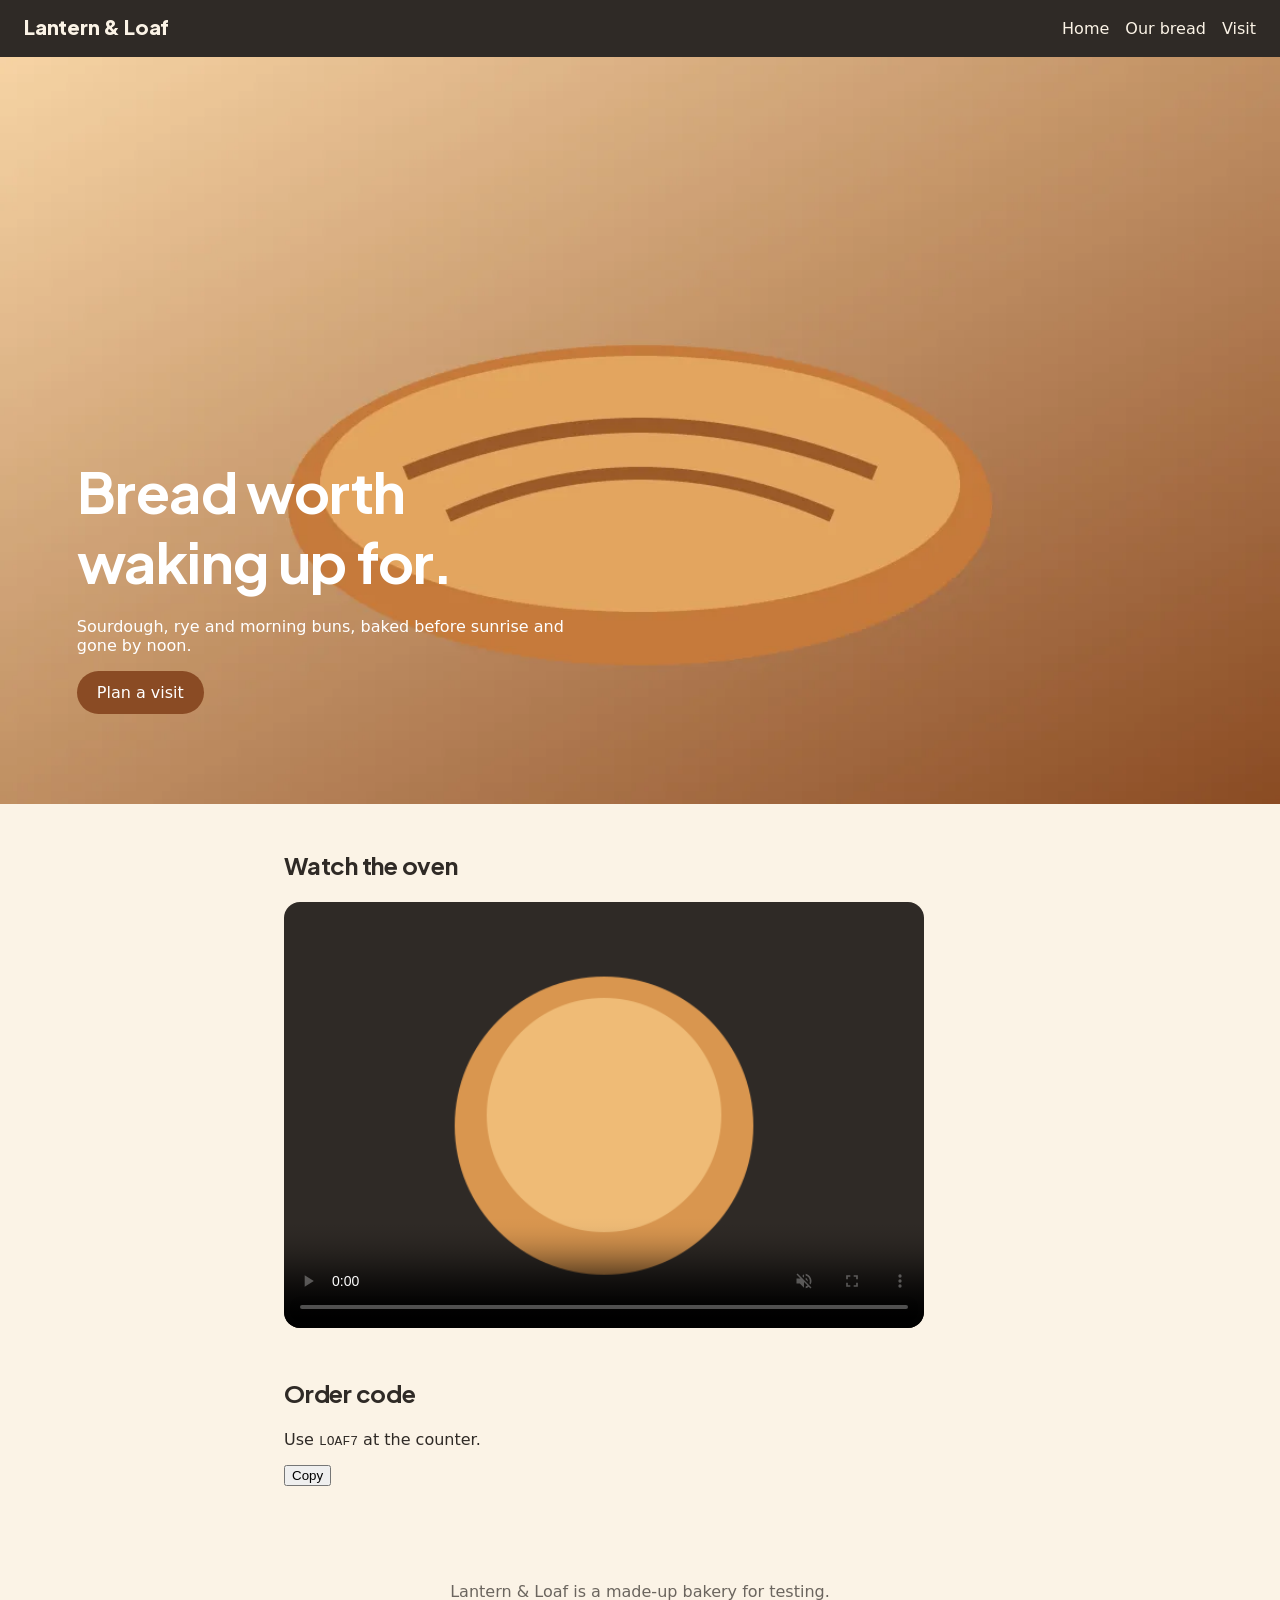
<file: website/index.html>
<!doctype html>
<html lang="en">
<head><meta charset="utf-8"><meta name="viewport" content="width=device-width, initial-scale=1"><title>Lantern &amp; Loaf | Bread worth waking up for</title><meta name="description" content="A neighbourhood bakery: sourdough, rye and morning buns, baked before sunrise."><link rel="stylesheet" href="assets/css/site.css"></head>
<body>
<header class="top"><a class="brand" href="index.html">Lantern &amp; Loaf</a><button class="menu" aria-expanded="false" aria-controls="nav">Menu</button><nav id="nav"><a href="index.html">Home</a><a href="about.html">Our bread</a><a href="visit.html">Visit</a></nav></header>
<main>
<section class="hero"><img src="assets/img/hero.webp" alt="A golden loaf on a warm brown background" width="1200" height="700"><div class="words"><h1>Bread worth waking up for.</h1><p>Sourdough, rye and morning buns, baked before sunrise and gone by noon.</p><a class="button" href="visit.html">Plan a visit</a></div></section>
<section class="oven"><h2>Watch the oven</h2><video src="assets/video/oven.mp4" poster="assets/img/loaf.png" controls muted playsinline preload="auto" width="640" height="360"></video></section>
<section class="code"><h2>Order code</h2><p>Use <code id="code">LOAF7</code> at the counter.</p><button class="copy" data-copy="LOAF7">Copy</button></section>
</main>
<footer class="foot"><p>Lantern &amp; Loaf is a made-up bakery for testing.</p></footer><script src="assets/js/site.js"></script>
</body>
</html>
</file>
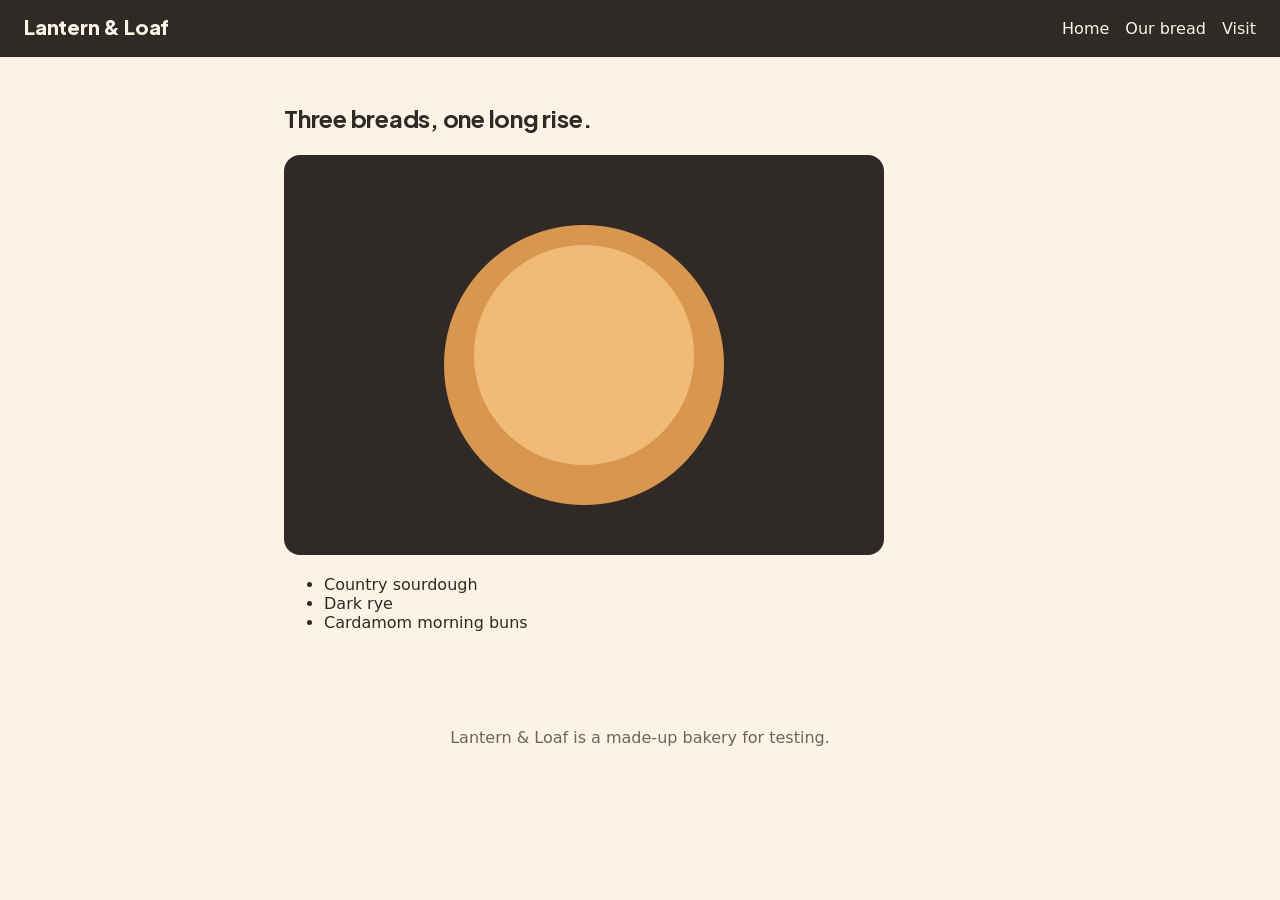
<file: website/about.html>
<!doctype html>
<html lang="en">
<head><meta charset="utf-8"><meta name="viewport" content="width=device-width, initial-scale=1"><title>Our bread | Lantern &amp; Loaf</title><meta name="description" content="Three breads, one long rise."><link rel="stylesheet" href="assets/css/site.css"></head>
<body>
<header class="top"><a class="brand" href="index.html">Lantern &amp; Loaf</a><button class="menu" aria-expanded="false" aria-controls="nav">Menu</button><nav id="nav"><a href="index.html">Home</a><a href="about.html">Our bread</a><a href="visit.html">Visit</a></nav></header>
<main><section class="page"><h1>Three breads, one long rise.</h1><img src="assets/img/loaf.png" alt="A round loaf seen from above" width="600" height="400"><ul><li>Country sourdough</li><li>Dark rye</li><li>Cardamom morning buns</li></ul></section></main>
<footer class="foot"><p>Lantern &amp; Loaf is a made-up bakery for testing.</p></footer><script src="assets/js/site.js"></script>
</body>
</html>
</file>
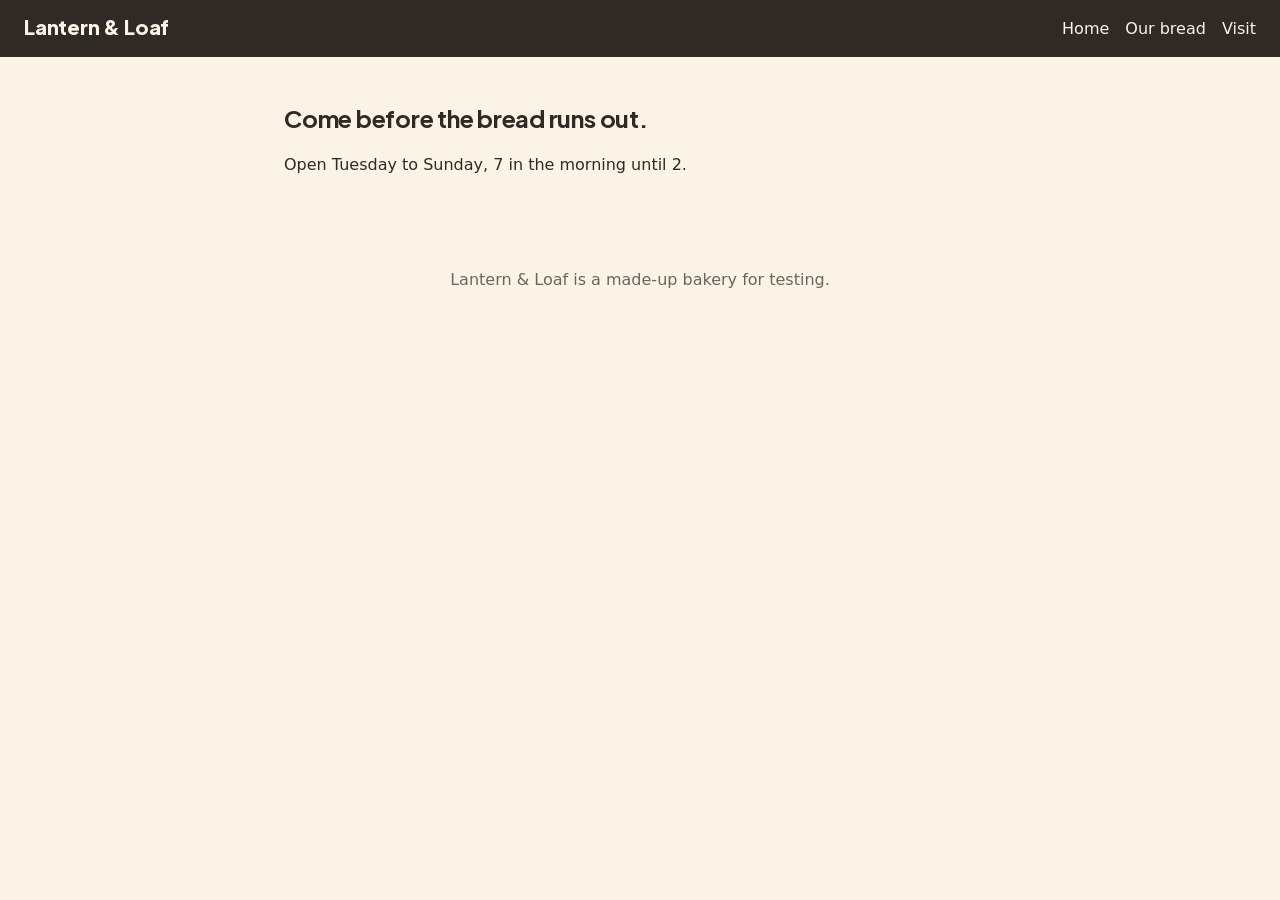
<file: website/visit.html>
<!doctype html>
<html lang="en">
<head><meta charset="utf-8"><meta name="viewport" content="width=device-width, initial-scale=1"><title>Visit | Lantern &amp; Loaf</title><meta name="description" content="When the counter is open."><link rel="stylesheet" href="assets/css/site.css"></head>
<body>
<header class="top"><a class="brand" href="index.html">Lantern &amp; Loaf</a><button class="menu" aria-expanded="false" aria-controls="nav">Menu</button><nav id="nav"><a href="index.html">Home</a><a href="about.html">Our bread</a><a href="visit.html">Visit</a></nav></header>
<main><section class="page"><h1>Come before the bread runs out.</h1><p>Open Tuesday to Sunday, 7 in the morning until 2.</p></section></main>
<footer class="foot"><p>Lantern &amp; Loaf is a made-up bakery for testing.</p></footer><script src="assets/js/site.js"></script>
</body>
</html>
</file>
<file: website/assets/css/site.css>
@font-face { font-family: "Lantern Display"; src: url("../fonts/display.woff2") format("woff2"); font-weight: 200 800; font-display: swap; }
:root { --crust: #8a4b24; --crumb: #fbf3e6; --ink: #2f2a26; }
* { box-sizing: border-box; }
body { margin: 0; background: var(--crumb); color: var(--ink); font-family: system-ui, sans-serif; }
h1, h2, .brand { font-family: "Lantern Display", system-ui, sans-serif; letter-spacing: -0.01em; }
.top { display: flex; align-items: center; justify-content: space-between; padding: 16px 24px; background: var(--ink); color: var(--crumb); }
.top a { color: inherit; text-decoration: none; margin-left: 16px; }
.brand { font-weight: 800; font-size: 1.25rem; margin-left: 0 !important; }
.menu { display: none; }
.hero { position: relative; }
.hero img { width: 100%; height: auto; display: block; }
.hero .words { position: absolute; left: 6%; bottom: 12%; max-width: 520px; color: #fff; }
.hero h1 { font-size: 3.5rem; margin: 0 0 12px; }
.button { display: inline-block; background: var(--crust); color: #fff; padding: 12px 20px; border-radius: 999px; text-decoration: none; }
.oven, .code, .page { max-width: 760px; margin: 48px auto; padding: 0 24px; }
video, .page img { max-width: 100%; height: auto; border-radius: 16px; }
.foot { text-align: center; padding: 32px; opacity: 0.7; }
@media (max-width: 640px) { .menu { display: inline-block; } nav { display: none; } nav.open { display: flex; flex-direction: column; } .hero h1 { font-size: 2.2rem; } }
</file>
